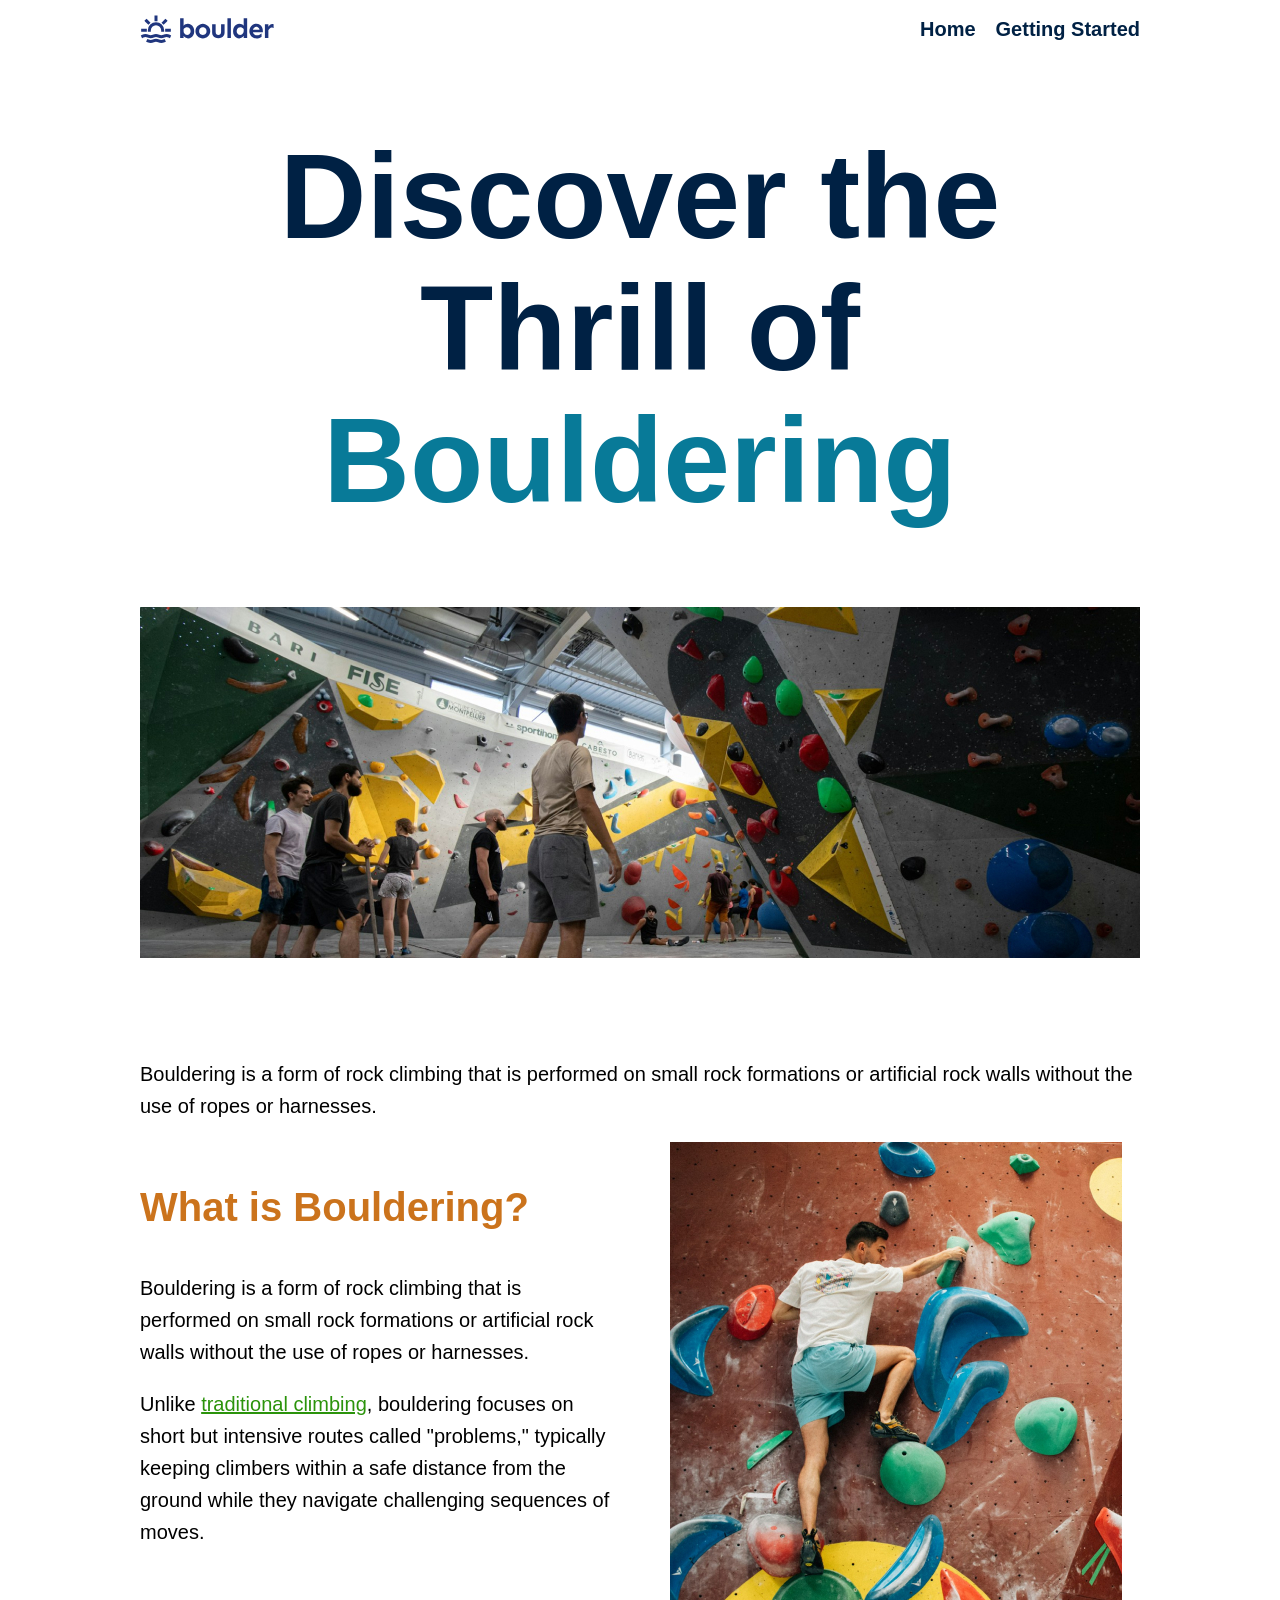
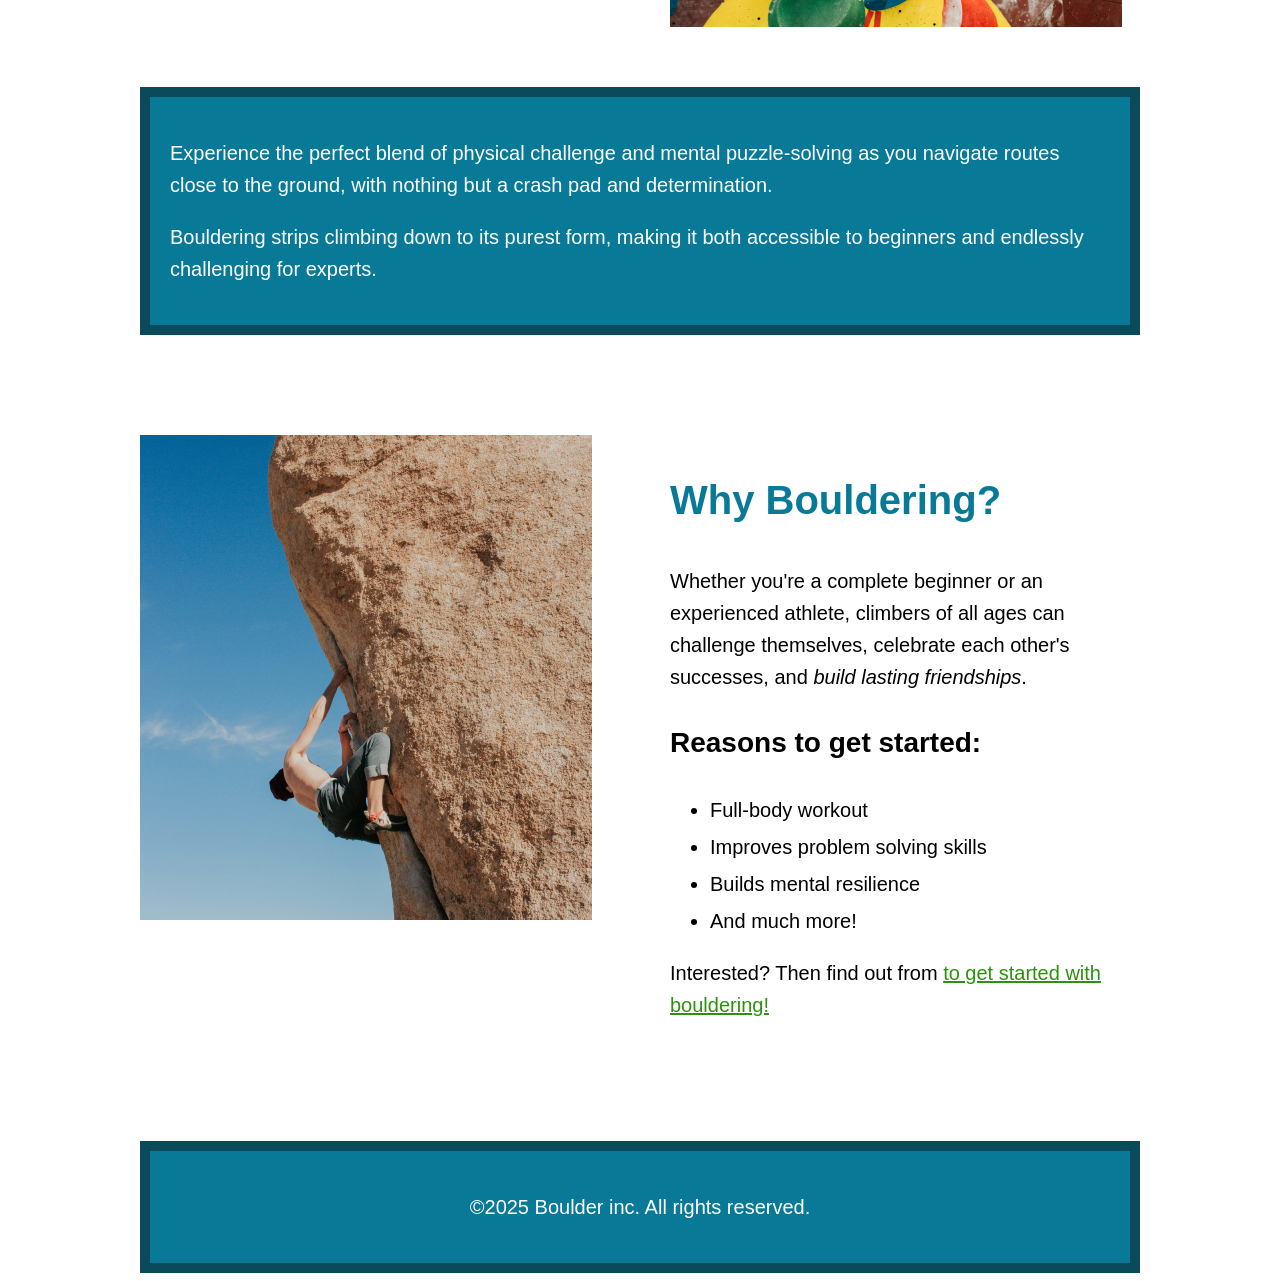
<file: index.html>
<!DOCTYPE html>
<html>
    <head>
        <title>My first project</title>
    </head> 
    <link href="css/style.css" rel="stylesheet">
    <body>
        <div class="wrapper">
            <header>
                <img src="images/logo.svg" alt="">
                
                <nav class="primary-navigation">
                    <ul>
                        <li><a href="index.html">Home</a></li>
                        <li><a href="getting-started.html">Getting Started</a></li>
                    </ul>
                </nav>
            </header>
             
            <main>
                <h1>Discover the Thrill of <span class="teal-text">Bouldering</span></h1>
            
                <img src="images/bouldering-gym.jpg" alt="An indore gym, with alot of people.">
            
                <section>
                        <p>Bouldering is a form of rock climbing that is performed on small rock formations or artificial rock walls without the use of ropes or harnesses.</p>
                    <div class="two-column-layout">
                        <div>
                            <h2>What is Bouldering?</h2>
                            <p>Bouldering is a form of rock climbing that is performed on small rock formations or artificial rock walls without the use of ropes or harnesses.</p>
                            <p>Unlike <a href="https://en.wikipedia.org/wiki/Traditional_climbing"> traditional climbing</a>, bouldering focuses on short but intensive routes called "problems," typically keeping climbers within a safe distance from the ground while they navigate challenging sequences of moves.</p>
                        </div>
                        <img src="images/what-is-bouldering.jpg" alt="A man attempting a bouldering problem in a indoor qym.">
                    </div>
                        <div class="teal-bg">
                            <p>Experience the perfect blend of physical challenge and mental puzzle-solving as you navigate routes close to the ground, with nothing but a crash pad and determination.</p>
                            <p>Bouldering strips climbing down to its purest form, making it both accessible to beginners and endlessly challenging for experts.</p>
                        </div>
                </section>

                <section>
                    <div class="two-column-layout">
                        <img src="images/why-bouldering.jpg" alt="A person climbing a large boulder outdoors with blue sky in the background.">
                        <div>
                            <h2 class="teal-text">Why Bouldering?</h2>
                            <p>Whether you're a complete beginner or an experienced athlete, climbers of all ages can challenge themselves, celebrate each other's successes, and <em>build lasting friendships</em>.</p>
                            <h3>Reasons to get started:</h3>
                            <ul>
                                <li>Full-body workout</li>
                                <li>Improves problem solving skills</li>
                                <li>Builds mental resilience</li>
                                <li>And much more!</li>
                            </ul>
                            <p>Interested? Then find out from <a href=getting-started.html> to get started with bouldering!</a></p>
                        </div>
                    </div>
                 </section>
            </main>

            <footer class="teal-bg">
            
            <p>©2025 Boulder inc. All rights reserved.</p>
            </footer>
        </div>
    </body>
</html>
</file>
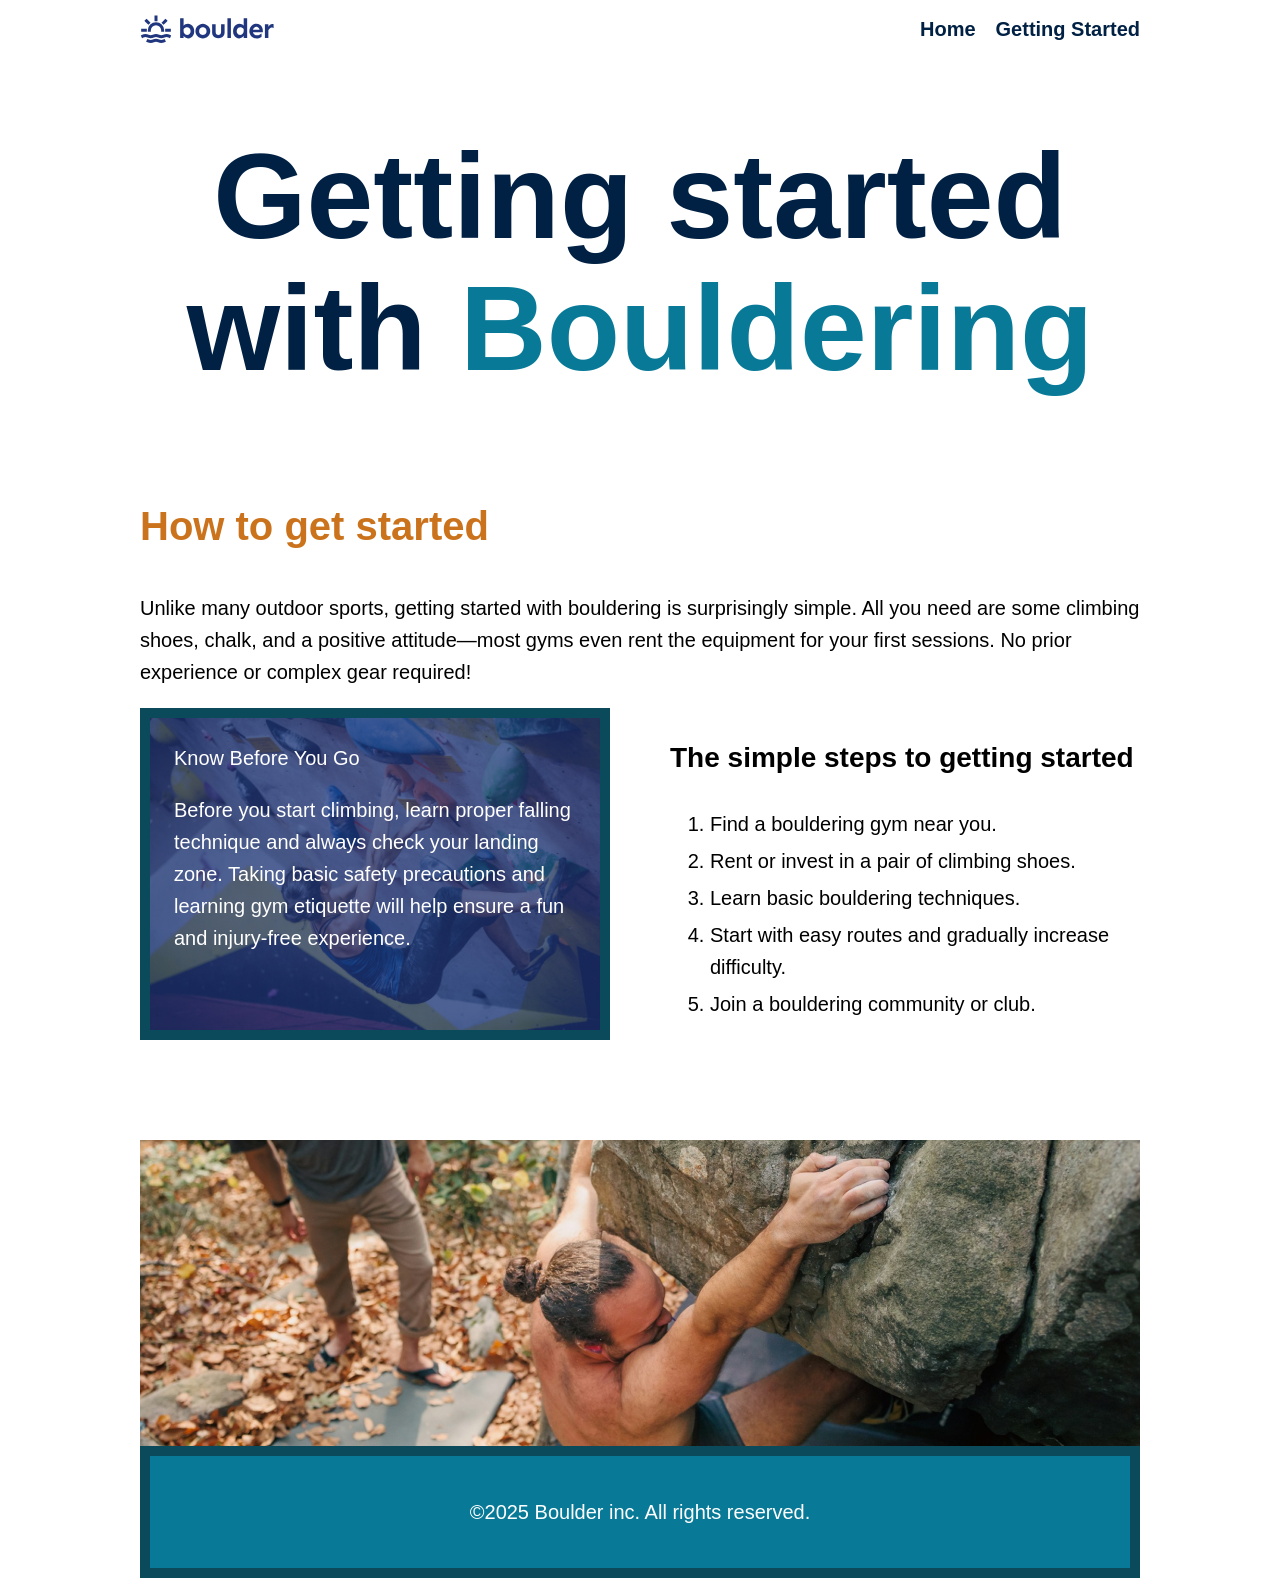
<file: getting-started.html>
<!DOCTYPE html>
<html>
    <head>
        <title>Bouldering!</title>
        <link href="css/style.css" rel="stylesheet">
    </head>

    <body>
        <div class="wrapper">
            <header>
                <img src="images/logo.svg" alt="">

                <nav class="primary-navigation">
                    <ul>
                        <li><a href="index.html">Home</a></li>
                        <li><a href="getting-started.html">Getting Started</a></li>
                    </ul>
                </nav>
            </header>
            
            <main>
                <h1>Getting started with <span class="teal-text">Bouldering</span></h1>
                <section>
                    <h2>How to get started</h2>

                    <p>Unlike many outdoor sports, getting started with bouldering is surprisingly simple. All you need are some climbing shoes, chalk, and a positive attitude—most gyms even rent the equipment for your first sessions. No prior experience or complex gear required!</p>
                        <div class="two-column-layout">
                        <div class="climber-bg"
                        <h3>Know Before You Go</h3>
                        <p>Before you start climbing, learn proper falling technique and always check your landing zone. Taking basic safety precautions and learning gym etiquette will help ensure a fun and injury-free experience.</p>
                        </div>
                        
                        <div>
                            <h3>The simple steps to getting started</h3>
                            <ol>
                                <li>Find a bouldering gym near you.</li>
                                <li>Rent or invest in a pair of climbing shoes.</li>
                                <li>Learn basic bouldering techniques.</li>
                                <li>Start with easy routes and gradually increase difficulty.</li>
                                <li>Join a bouldering community or club.</li>
                            </ol>
                        </div>
                    </div>
                </section> 
                <img src="images/getting-started-outdoors.jpg" alt="A shirtless person climbing a bolder outdoors">
            </main>
            
            <footer class="teal-bg">
                <p>©2025 Boulder inc. All rights reserved.</p>
            </footer>
        </div>
    </body>
</html>
</file>
<file: css/style.css>
*{
    box-sizing: border-box;
}

body{
    font-family: sans-serif;
    font-size: 1.25rem;
    line-height: 1.6;
}

h2{
    color: #CB731C;
    font-size: 2.5rem;
}

h1{
    color: #002144;
    text-align: center;
    font-size: 4.5rem;
    line-height: 1.1;

    @media (width > 720px){
        font-size: 7.5rem;
    }
}

h3{
    font-size: 1.75rem;
}

a{
    color: #2b930b;
}

a:hover,
a:focus-visible{
    color: #56be95;
}

img{
    display: block;
    max-inline-size: 100%; 
}

ol,
ul{
    color: black;
}

li{
    margin-block: 5px;
}

section{
    margin-block: 100px;
}

header{
    display: flex;
    justify-content: space-between;
    gap: 20px;
}

.primary-navigation ul{
    display: flex;
    gap: 20px;
    list-style: none;
    margin: 0;
    padding: 0;
}

.primary-navigation a{
    text-decoration: none;
    color: #002144;
    font-weight: bold;
}

.primary-navigation a:hover,
.primary-navigation a:focus-visible{
    color: #56be95;
}

.wrapper{
    max-inline-size: 1000px;
    margin-inline: auto;
}

.two-column-layout{
    display: grid;
    gap: 60px;
    margin-block-end: 60px;

    @media (width > 720px){
        grid-template-columns: 1fr 1fr;
    }
}

.teal-text{
    color: #087A98;
}

.teal-bg{
    color: #fff;
    padding: 20px;
    background-color: #087A98;
    border: #0b4a5a solid 10px;

}

.climber-bg{
    color: #fff;
    background-image: url(../images/simple-steps.jpg);
    padding: 24px;
    border: #0b4a5a solid 10px;
    background-repeat: no-repeat;
    background-position: center;
    background-size: cover;
}


footer{
   text-align: center;
}
</file>
